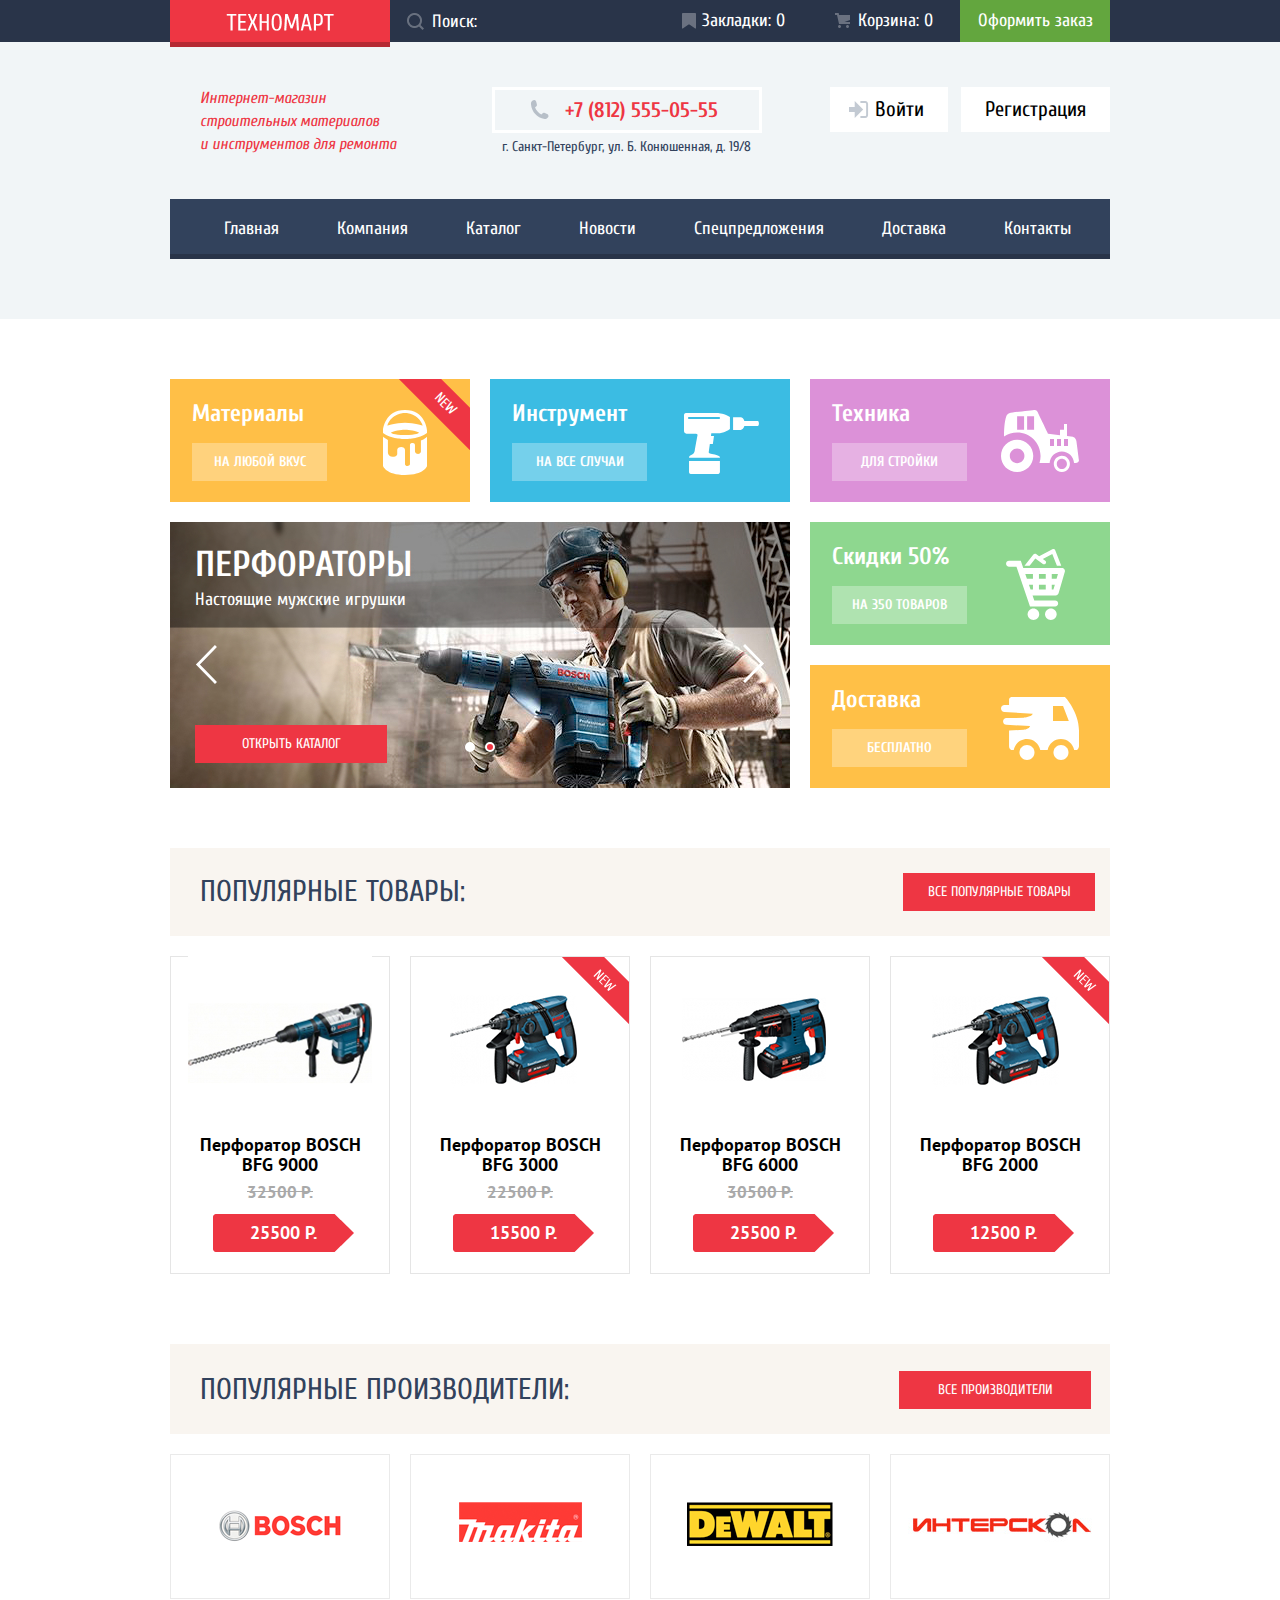
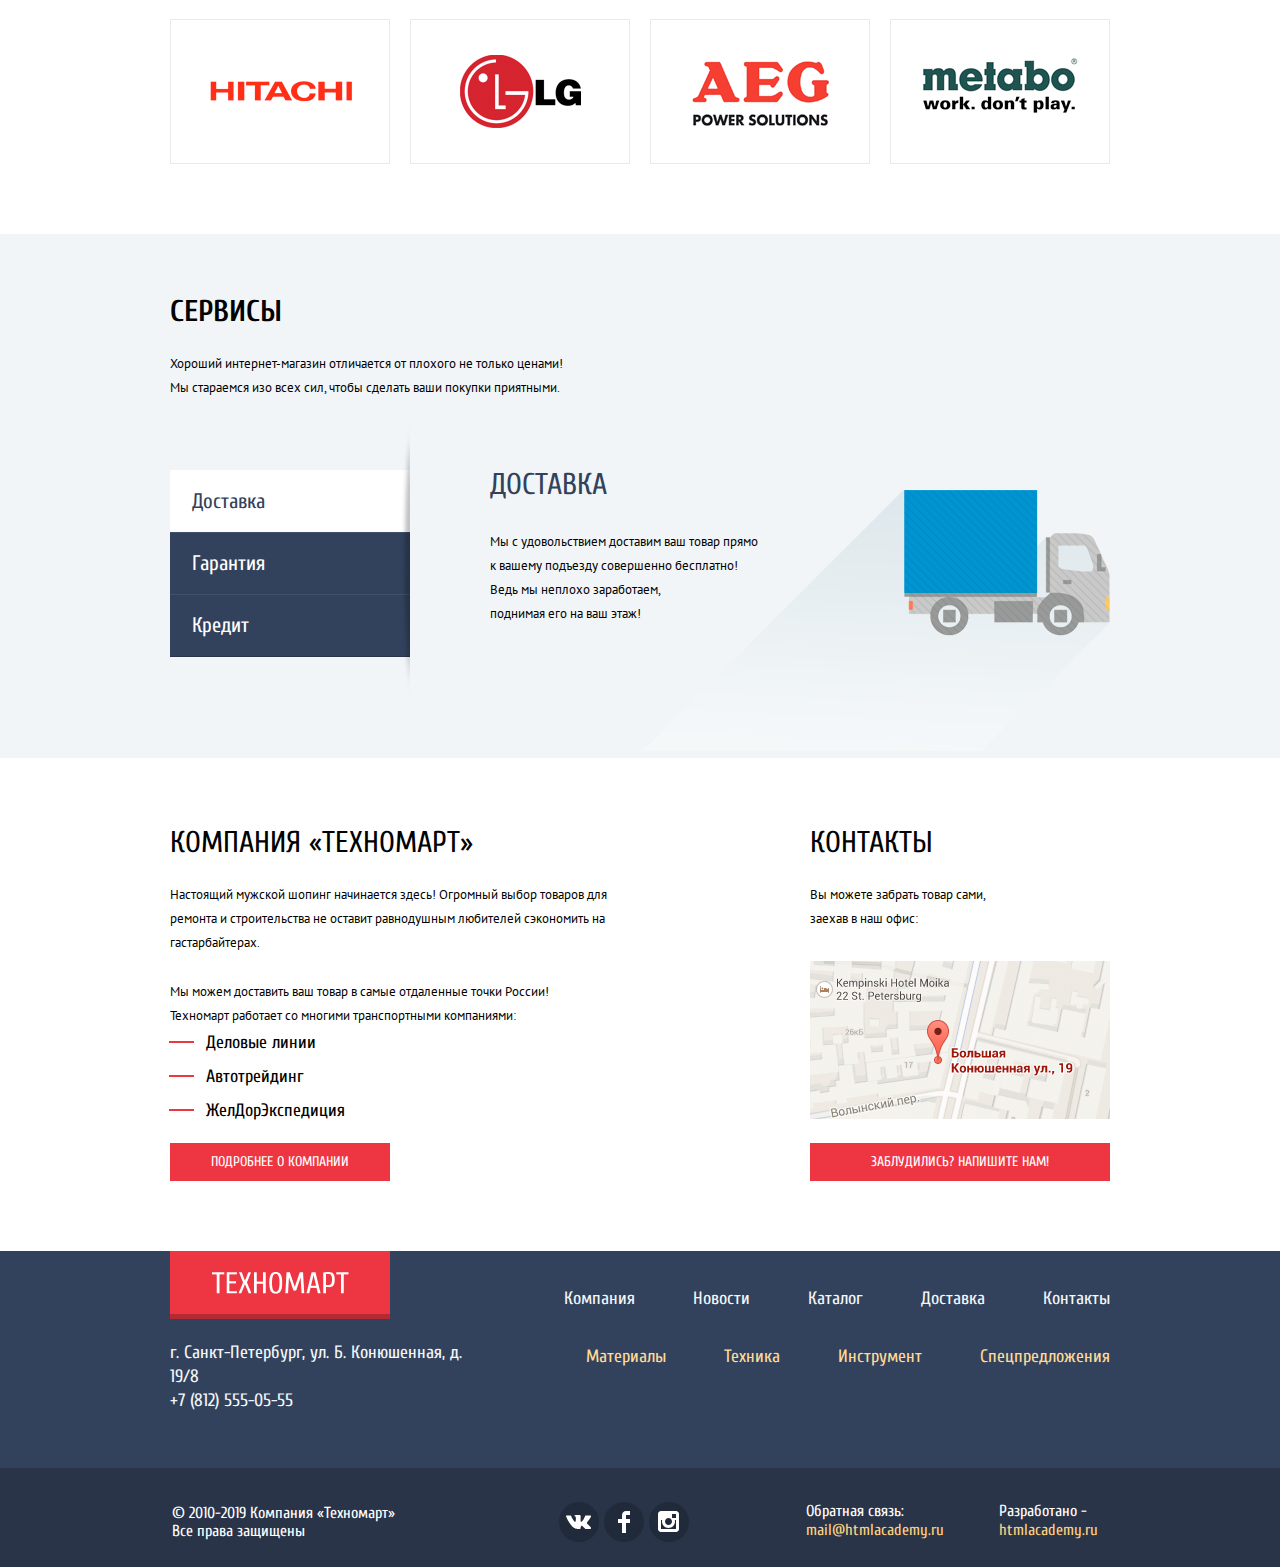
<file: index.html>
<!DOCTYPE html>
<html class="page" lang="ru">
  <head>
    <meta charset="utf-8">
    <title>Техномарт - Главная страница</title>
    <meta name="keywords" content="техномарт" />
    <meta name="description" content="Главная страница интернет-магазина Техномарт" />
    <link href="https://fonts.googleapis.com/css2?family=Cuprum:ital,wght@0,400;0,700;1,400&family=PT+Sans:ital,wght@0,400;0,700;1,400&display=swap" rel="stylesheet">
    <link rel="stylesheet" type="text/css" href="css/normalize.min.css">
    <link rel="stylesheet" type="text/css" href="css/style.min.css">
  </head>
  <body class="page-body">
    <header class="header">
      <div class="top-line">
        <ul class="container top-line-head">
          <li><a class="logo"><img src="img/logo-technomart.png" width="108" height="18" alt="Логотип компании в шапке сайта"></a></li>
          <li>
            <form action="https://echo.htmlacademy.ru/courses" method="get" class="search-form">
              <input type="search" class="top-line-search" name="search" placeholder="Поиск:" id="top-search">
              <label for="top-search" class="visually-hidden" aria-label="Поиск по сайту"></label>
            </form>
          </li>
          <li><a href="" class="top-link bookmark">Закладки: <span>0</span></a></li>
          <li><a href="" class="top-link cart">Корзина: <span>0</span></a></li>
          <li><a href="" class="top-link order">Оформить заказ</a></li>
        </ul>
      </div>
      <div class="container header-box">
        <div class="header-slogan">Интернет-магазин строительных материалов<br>и инструментов для ремонта</div>
        <div class="header-contact">
          <a href="tel:+78125550555">+7 (812) 555-05-55</a>
          г. Санкт-Петербург, ул. Б. Конюшенная, д. 19/8
        </div>
        <div class="header-login">
          <a href="enter.html" class="login-link">Войти</a>
          <a href="registration.html" class="registration-link">Регистрация</a>
        </div>
      </div>
      <nav class="container nav">
        <ul>
          <li><a href="">Главная</a></li>
          <li><a href="">Компания</a></li>
          <li><a href="catalog.html">Каталог</a></li>
          <li><a href="">Новости</a></li>
          <li><a href="">Спецпредложения</a></li>
          <li><a href="">Доставка</a></li>
          <li><a href="">Контакты</a></li>
        </ul>
      </nav>
    </header>
    <main>
      <div class="container main-promo">
        <section class="promo-puzzle">
          <h2 class="visually-hidden">Промо-блок</h2>
          <ul class="puzzle">
            <li class="materials">Материалы <a href="">На любой вкус</a><span class="new-bage">new</span></li>
            <li class="tool">Инструмент <a href="">На все случаи</a></li>
            <li class="tech">Техника <a href="">Для стройки</a></li>
            <li class="slider">
              <ul class="slider-list">
                <li class="slider-item slide slide-current">
                  <div class="slider-text">
                    <h3 class="slider-title">
                      Перфораторы
                    </h3>
                    <span class="slider-desc">
                      Настоящие мужские игрушки
                    </span>
                  </div>
                  <a href="catalog.html" class="button slider-button info-link">
                    Открыть каталог
                  </a>
                </li>
                <li class="slider-item slide">
                  <div class="slider-text">
                    <h3 class="slider-title">
                      Дрели
                    </h3>
                    <span class="slider-desc">
                      Соседям на радость
                    </span>
                  </div>
                  <a href="catalog.html" class="button slider-button info-link">
                    Открыть каталог
                  </a>
                </li>
              </ul>
              <div class="slider-controls">
                <button type="button" aria-label="Первый слайд"></button>
                <button class="current" type="button" aria-label="Второй слайд"></button>
              </div>
              <div class="slider-arrow">
                <button class="arrow-button" type="button" aria-label="Листать влево"></button>
                <button class="arrow-button" type="button" aria-label="Листать вправо"></button>
              </div>
            </li>
            <li class="sale">Скидки 50% <a href="">На 350 товаров</a></li>
            <li class="delivery">Доставка <a href="">Бесплатно</a></li>
          </ul>
        </section>
        <section class="popular-goods">
          <div class="head-main-section">
            <h2>Популярные товары:</h2>
            <a href="" class="info-link" tabindex="0">Все популярные товары</a>
          </div>
          <ul class="catalog">
            <li class="product">
              <div class="product-head">
                <div class="product-img product-img-alt-9000">
                 <img src="img/bfg9000.jpg" width="184" height="164" alt="Фото перфоратора">
                </div>
                <div class="product-action">
                  <a href="">Купить</a>
                  <a href="">В закладки</a>
                </div>
              </div>
              <div class="product-footer">
                <a href="" class="product-title">Перфоратор BOSCH BFG 9000</a>
                <span class="old-price">32500 Р.</span>
                <div class="actual-price">25500 Р.</div>
              </div>
            </li>
            <li class="product">
              <div class="product-head">
                <div class="product-img product-img-alt">
                  <img src="img/bfg3000.jpg" width="127" height="112" alt="Фото перфоратора">
                </div>
                <div class="product-action">
                  <a href="">Купить</a>
                  <a href="">В закладки</a>
                </div>
              </div>
              <div class="product-footer">
                <a href="" class="product-title">Перфоратор BOSCH BFG 3000</a>
                <span class="old-price">22500 Р.</span>
                <div class="actual-price">15500 Р.</div>
              </div>
              <div class="catalog-new"></div>
            </li>
            <li class="product">
              <div class="product-head">
                <div class="product-img product-img-alt">
                 <img src="img/bfg6000.jpg" width="144" height="128" alt="Фото перфоратора">
                </div>
                <div class="product-action">
                  <a href="">Купить</a>
                  <a href="">В закладки</a>
                </div>
              </div>
              <div class="product-footer">
                <a href="" class="product-title">Перфоратор BOSCH BFG 6000</a>
                <span class="old-price">30500 Р.</span>
                <div class="actual-price">25500 Р.</div>
              </div>
            </li>
            <li class="product">
              <div class="product-head">
                <div class="product-img">
                  <img src="img/bfg2000.jpg" width="127" height="112" alt="Фото перфоратора">
                </div>
                <div class="product-action">
                  <a href="">Купить</a>
                  <a href="">В закладки</a>
                </div>
              </div>
              <div class="product-footer">
                <a href="" class="product-title">Перфоратор BOSCH BFG 2000</a>
                <span class="old-price"></span>
                <div class="actual-price">12500 Р.</div>
              </div>
              <div class="catalog-new"></div>
            </li>
          </ul>
        </section>
         <section class="popular-brand">
          <div class="head-main-section">
            <h2>Популярные производители:</h2>
            <a href="" class="info-link" tabindex="0">Все производители</a>
          </div>
          <ul class="brand">
            <li class="brand-item"><a href=""><img src="img/bosch.png" width="126" height="37" alt="Bosch"></a></li>
            <li class="brand-item"><a href=""><img src="img/makita.png" width="123" height="40" alt="Makita"></a></li>
            <li class="brand-item"><a href=""><img src="img/dewalt.png" width="146" height="44" alt="Makita"></a></li>
            <li class="brand-item"><a href=""><img src="img/interskol.png" width="200" height="88" alt="Интерскол"></a></li>
            <li class="brand-item"><a href=""><img src="img/hitachi.png" width="169" height="31" alt="Hitachi"></a></li>
            <li class="brand-item"><a href=""><img src="img/lg.png" width="121" height="73" alt="LG"></a></li>
            <li class="brand-item"><a href=""><img src="img/aeg.png" width="151" height="96" alt="AEG"></a></li>
            <li class="brand-item"><a href=""><img src="img/metabo.png" width="204" height="69" alt="Metabo"></a></li>
          </ul>
        </section>
      </div>
      <div class="main-service">
        <section class="container">
          <h2>Сервисы</h2>
          <p>Хороший интернет-магазин отличается от плохого не только ценами!<br>Мы стараемся изо всех сил, чтобы сделать ваши покупки приятными.</p>
          <div class="tabs">
            <div class="tabs-service">
              <div class="tabs-box">
                <input name="service" type="radio" class="visually-hidden tabs-item" id="service1" value="service" checked><label class="tabs-label" for="service1" tabindex="0">Доставка</label>
                <div class="tabs-slide">
                  <h3>Доставка</h3>
                  <p>Мы с удовольствием доставим ваш товар прямо<br>к вашему подъезду совершенно бесплатно!<br>Ведь мы неплохо заработаем,<br>поднимая его на ваш этаж!</p>
                </div>
              </div>
              <div class="tabs-box">
                <input name="service" type="radio" class="visually-hidden tabs-item" id="service2" value="service"><label class="tabs-label" for="service2" tabindex="0">Гарантия</label>
                <div class="tabs-slide">
                  <h3>Гарантия</h3>
                  <p>Если купленный у нас товар поломается или заискрит,<br>а также в случае пожара, спровоцированного его<br>возгоранием,  вы всегда можете быть уверены в нашей<br>гарантии. Мы обменяем сгоревший товар на новый.<br>Дом уж восстановите как-нибудь сами.</p>
                </div>
              </div>
              <div class="tabs-box">
                <input name="service" type="radio" class="visually-hidden tabs-item" id="service3" value="service"><label class="tabs-label" for="service3" tabindex="0">Кредит</label>
                <div class="tabs-slide">
                  <h3>Кредит</h3>
                  <p>Залезть в долговую яму стало проще!<br>Кредитные консультанты придут вам на помощь.</p>
                  <p><a href="" class="info-link">Отправить заявку</a></p>
                </div>
              </div>
            </div>
          </div>
        </section>
      </div>
      <div class="container main-info">
        <section>
          <h2>Компания &laquo;Техномарт&raquo;</h2>
          <p>Настоящий мужской шопинг начинается здесь! Огромный выбор товаров для ремонта и строительства не оставит равнодушным любителей сэкономить на гастарбайтерах.
            <p>Мы можем доставить ваш товар в самые отдаленные точки России!<br>Техномарт работает со многими транспортными компаниями:</p>
          <ul class="transport">
            <li>Деловые линии</li>
            <li>Автотрейдинг</li>
            <li>ЖелДорЭкспедиция</li>
          </ul>
          <p><a href="#" class="info-link more-about">Подробнее о компании</a></p>
        </section>
        <section>
          <h2>Контакты</h2>
          <p>Вы можете забрать товар сами,<br/> заехав в наш офис:</p>
          <p><a href="/map.html"><img src="img/map-small.png" width="300" height="158" alt="Карта проезда" class="map-small"></a></p>
          <div class="popup big-map">
            <iframe src="https://www.google.com/maps/embed?pb=!1m18!1m12!1m3!1d1998.6002380339853!2d30.323233502434555!3d59.9387753716808!2m3!1f0!2f0!3f0!3m2!1i1024!2i768!4f13.1!3m3!1m2!1s0x4696310fca5ba729%3A0xea9c53d4493c879f!2z0JHQvtC70YzRiNCw0Y8g0JrQvtC90Y7RiNC10L3QvdCw0Y8g0YPQuy4sIDE5LCDQodCw0L3QutGCLdCf0LXRgtC10YDQsdGD0YDQsywg0KDQvtGB0YHQuNGPLCAxOTExODY!5e0!3m2!1sru!2sby!4v1592839190001!5m2!1sru!2sby" width="943" height="449" style="border:0;" allowfullscreen="" aria-hidden="false" tabindex="0"></iframe>
            <button type="button" name="close-big-map" class="popup-close"><img src="img/icon-close.svg" width="21" height="21" alt="Закрыть карту"></button>
          </div>
          <p><a href="write.html" class="info-link write">Заблудились? Напишите нам!</a></p>
          <div class="popup write-us">
            <form action="https://echo.htmlacademy.ru/courses" method="post" class="write-form">
                <div class="popup-write-box">
                  <label>Ваше имя:
                    <input type="text" name="name" class="name" placeholder="Имя Фамилия" required>
                  </label>
                  <label>Ваш e-mail:
                    <input type="email" name="email" class="email" placeholder="email@example.com" required>
                  </label>
                  <label>Тест письма:
                    <textarea rows="5" placeholder="В свободной форме" required></textarea>
                  </label>
                </div>
                <div class="popup-bottom">
                  <button type="submit" class="info-link" tabindex="0">Оформить заказ</button>
                </div>
            </form>
            <button type="button" name="close-write" class="popup-close"><img src="img/icon-close.svg" width="21" height="21" alt="Закрыть форму"></button>
          </div>
        </section>
      </div>
    </main>
    <footer class="footer">
      <div class="container footer-top">
        <div class="footer-left">
          <img src="img/logo-bottom.png" width="220" height="47" alt="Логотип компании в подвале сайта">
          г. Санкт-Петербург, ул. Б. Конюшенная, д. 19/8<br>
          <a href="tel:+78125550555">+7 (812) 555-05-55</a>
        </div>
        <div class="footer-right">
          <ul class="submenu-origin">
            <li><a href="">Компания</a></li>
            <li><a href="">Новости</a></li>
            <li><a href="catalog.html">Каталог</a></li>
            <li><a href="">Доставка</a></li>
            <li><a href="">Контакты</a></li>
          </ul>
          <ul class="submenu-gold">
            <li><a href="">Материалы</a></li>
            <li><a href="">Техника</a></li>
            <li><a href="">Инструмент</a></li>
            <li><a href="">Спецпредложения</a></li>
          </ul>
        </div>
      </div>
      <div class="footer-bottom">
        <div class="container footer-bottom-box">
          <div class="copyright">© 2010-2019 Компания &laquo;Техномарт&raquo;<br>Все права защищены</div>
          <div class="social">
            <a href="" aria-label="Вконтакте"></a>
            <a href="" aria-label="Facebook"></a>
            <a href="" aria-label="Instagram"></a>
          </div>
          <ul class="credit">
            <li>Обратная связь:<br><a href="mailto:mail@htmlacademy.ru">mail@htmlacademy.ru</a></li>
            <li>Разработано -<br><a href="https://htmlacademy.ru/intensive/htmlcss" target="_blank">htmlacademy.ru</a></li>
          </ul>
        </div>
      </div>
    </footer>
    <script type="text/javascript" src="js/script.min.js"></script>
  </body>
</html>
</file>
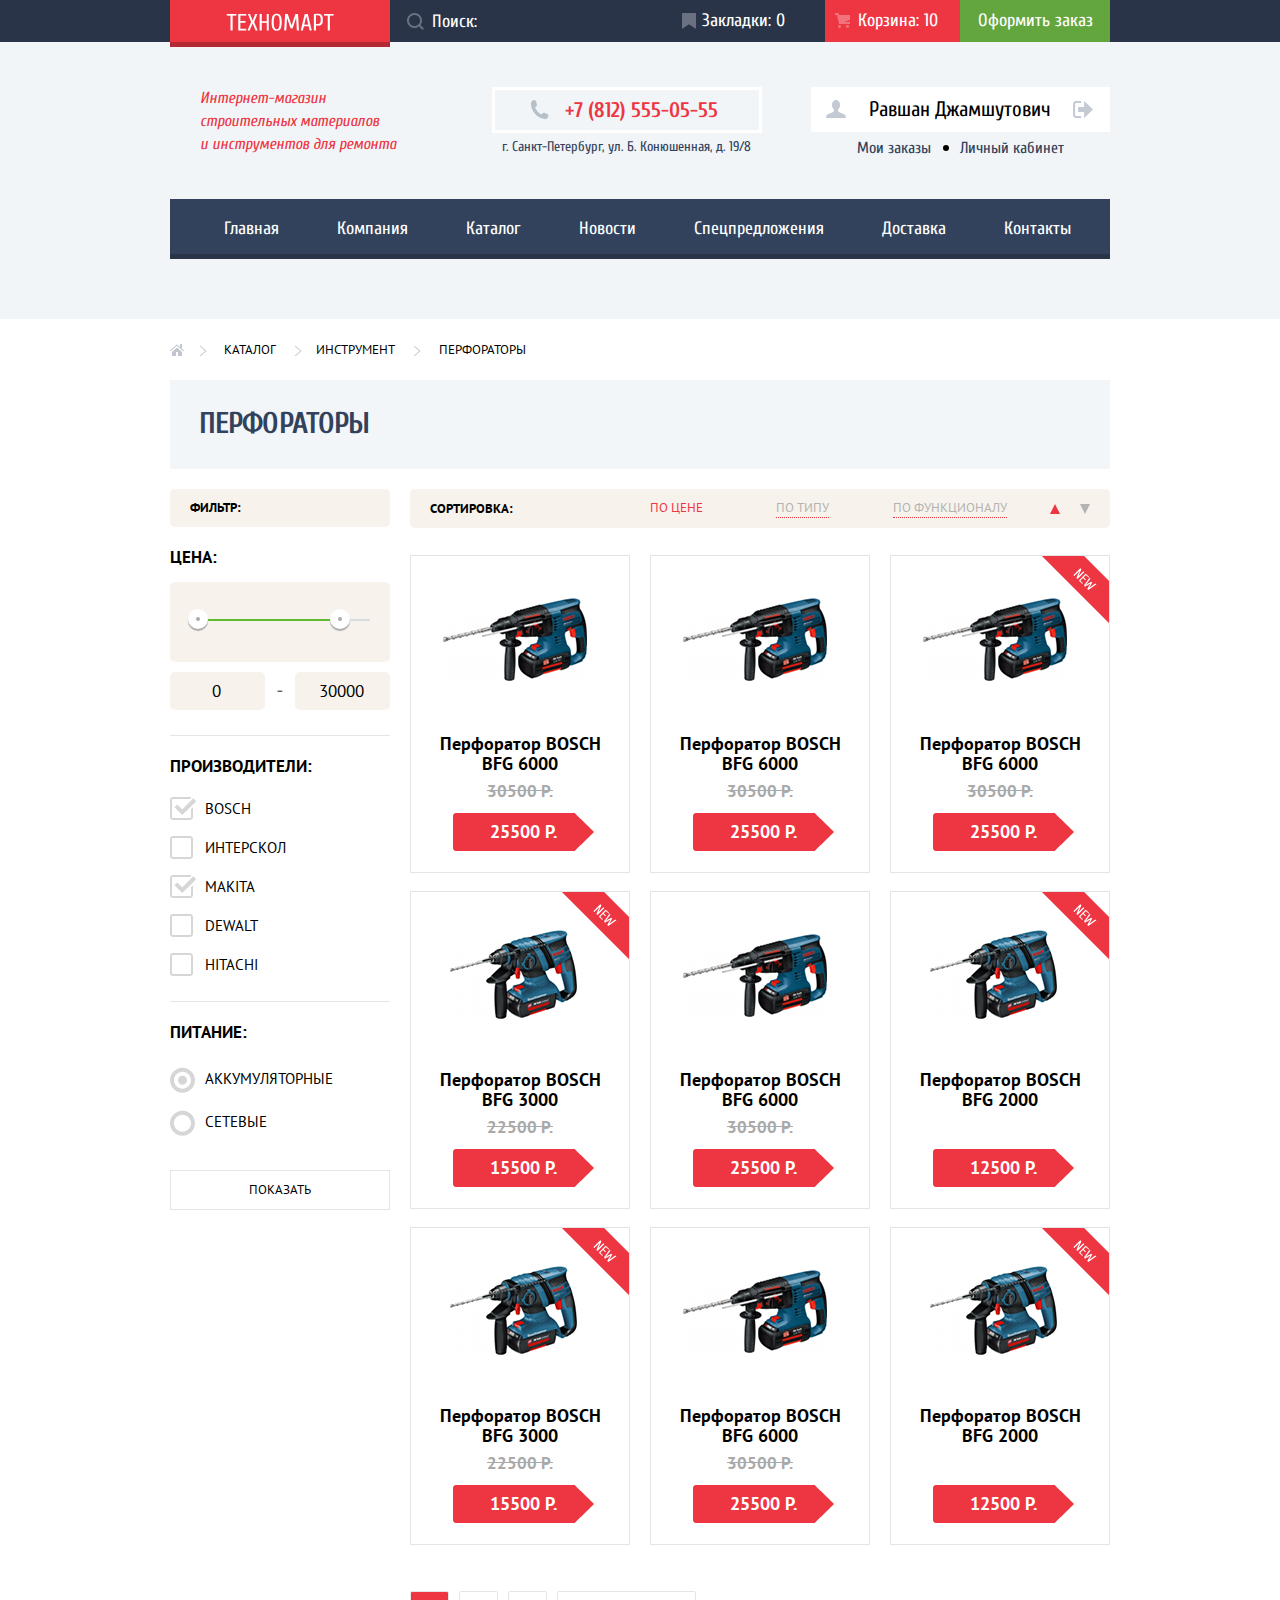
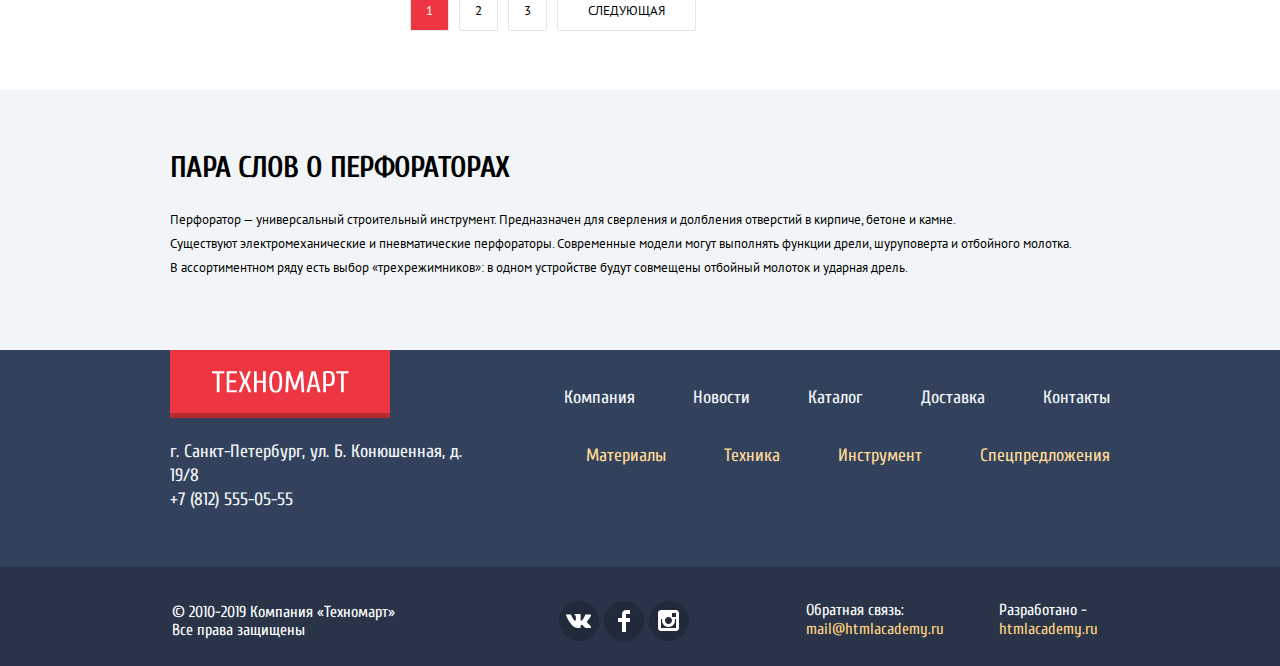
<file: catalog.html>
<!DOCTYPE html>
<html lang="ru">
<head>
  <meta charset="utf-8">
  <title>Перфораторы - каталог магазина Техномарт</title>
  <meta name="keywords" content="перфораторы" />
  <meta name="description" content="Список перфораторов, которые вы можете купить в интернет-магазине Техномарт с доставкой по всей территории Российской Федерации" />
  <link href="https://fonts.googleapis.com/css2?family=Cuprum:ital,wght@0,400;0,700;1,400&family=PT+Sans:ital,wght@0,400;0,700;1,400&display=swap" rel="stylesheet">
  <link rel="stylesheet" type="text/css" href="css/normalize.min.css">
  <link rel="stylesheet" type="text/css" href="css/style.min.css">
</head>
<body>
  <header class="header">
    <div class="top-line">
      <ul class="container top-line-head">
        <li>
          <a class="logo" href="index.html">
            <img src="img/logo-technomart.png" width="108" height="18" alt="Логотип компании в шапке сайта"></a>
        </li>
        <li>
          <form action="https://echo.htmlacademy.ru/courses" method="get" class="search-form">
            <input type="search" class="top-line-search" name="search" placeholder="Поиск:" id="top-search">
            <label for="top-search" class="visually-hidden" aria-label="Поиск по сайту"></label>
          </form>
        </li>
        <li>
          <a href="" class="top-link bookmark">
            Закладки:
            <span>0</span>
          </a>
        </li>
        <li>
          <a href="" class="top-link cart cart-with-goods">
            Корзина:
            <span>10</span>
          </a>
        </li>
        <li>
          <a href="" class="top-link order">Оформить заказ</a>
        </li>
      </ul>
    </div>
    <div class="container header-box">
      <div class="header-slogan">
        Интернет-магазин строительных материалов
        <br>и инструментов для ремонта</div>
      <div class="header-contact">
        <a href="tel:+78125550555">+7 (812) 555-05-55</a>
        г. Санкт-Петербург, ул. Б. Конюшенная, д. 19/8
      </div>
      <div class="header-account">
        <div class="header-name">
          <a href="profile.html" class="accont-name">
            Равшан Джамшутович
          </a>
          <a href="exit.html" class="exit-account" aria-label="Выход из аккаунта"></a>
        </div>
        <div class="account-link">
          <a href="" class="first">Мои заказы</a>
          <div class="dotted"></div>
          <a href="">Личный кабинет</a>
        </div>
      </div>
    </div>
    <nav class="container nav">
      <ul>
        <li>
          <a href="index.html">Главная</a>
        </li>
        <li>
          <a href="">Компания</a>
        </li>
        <li>
          <a href="catalog.html">Каталог</a>
        </li>
        <li>
          <a href="">Новости</a>
        </li>
        <li>
          <a href="">Спецпредложения</a>
        </li>
        <li>
          <a href="">Доставка</a>
        </li>
        <li>
          <a href="">Контакты</a>
        </li>
      </ul>
    </nav>
  </header>
  <main>
    <div class="container wrap">
      <nav>
        <ul class="breadcrumbs">
          <li>
            <a href="index.html" aria-label="Главная" class="home"></a>
          </li>
          <li>
            <a href="catalog.html">Каталог</a>
          </li>
          <li>
            <a href="">Инструмент</a>
          </li>
          <li>Перфораторы</li>
        </ul>
      </nav>
      <section class="inner">
        <h1 class="catalog-title">Перфораторы</h1>
        <aside class="side-filter">
          <h2>Фильтр:</h2>
          <form action="https://echo.htmlacademy.ru/courses" method="get" class="form-filter">
            <div class="widget">
              <span class="widget-title">Цена:</span>
              <div class="range-filter">
                <div class="range-controls">
                  <div class="scale">
                    <div class="bar"></div>
                  </div>
                  <div class="toggle toggle-min" tabindex="0" aria-label="Цена от"></div>
                  <div class="toggle toggle-max" tabindex="0" aria-label="Цена до"></div>
                </div>
                <div class="price-controls">
                  <label class="min-price">
                    <input type="number" name="min-price" value="0" aria-label="Цена от">
                  </label>
                  <div class="separator">-</div>
                  <label class="max-price">
                    <input type="number" name="max-price" value="30000" aria-label="Цена до">
                  </label>
                </div>
              </div>
            </div>
            <div class="widget">
              <span class="widget-title">Производители:</span>
              <ul>
                <li class="filter-option filter-checkbox">
                  <input type="checkbox" name="bosch" id="brandCheck1" class="visually-hidden filter-input-checkbox filter-input" checked>
                  <label for="brandCheck1">BOSCH</label>
                </li>
                <li class="filter-option filter-checkbox">
                  <input type="checkbox" name="interskol" id="brandCheck2" class="visually-hidden filter-input-checkbox filter-input">
                  <label for="brandCheck2">Интерскол</label>
                </li>
                <li class="filter-option filter-checkbox">
                  <input type="checkbox" name="makita" id="brandCheck3" class="visually-hidden filter-input-checkbox filter-input" checked>
                  <label for="brandCheck3">Makita</label>
                </li>
                <li class="filter-option filter-checkbox">
                  <input type="checkbox" name="dewalt" id="brandCheck4" class="visually-hidden filter-input-checkbox filter-input">
                  <label for="brandCheck4">Dewalt</label>
                </li>
                <li class="filter-option filter-checkbox">
                  <input type="checkbox" name="hitachi" id="brandCheck5" class="visually-hidden filter-input-checkbox filter-input">
                  <label for="brandCheck5">Hitachi</label>
                </li>
              </ul>
            </div>
            <div class="widget">
              <span class="widget-title">Питание:</span>
              <ul>
                <li class="filter-option filter-radio">
                  <input type="radio" name="pitanie" value="akkum" id="akkumPower" class="visually-hidden filter-input-radio filter-input" checked>
                  <label for="akkumPower">Аккумуляторные</label>
                </li>
                <li class="filter-option filter-radio">
                  <input type="radio" name="pitanie" value="setevoe" id="setevoePower" class="visually-hidden filter-input-radio filter-input">
                  <label for="setevoePower">Сетевые</label>
                </li>
              </ul>
            </div>
            <button type="submit">Показать</button>
          </form>
        </aside>
        <div class="content">
          <div class="sort">
            <h2>Сортировка:</h2>
            <div class="sort-by">
              <form action="https://echo.htmlacademy.ru/courses" method="get" class="sort-filter">
                <input type="radio" name="sort" value="cena" id="sort-cena" class="visually-hidden" checked>
                <label class="sort-label" for="sort-cena" tabindex="0">По цене</label>
                <input type="radio" name="sort" value="type" id="sort-type" class="visually-hidden">
                <label class="sort-label" for="sort-type" tabindex="0">По типу</label>
                <input type="radio" name="sort" value="functionality" id="sort-functionality" class="visually-hidden">
                <label class="sort-label" for="sort-functionality" tabindex="0">По функционалу</label>
                <div class="sort-direction">
                  <input type="radio" name="sort-direction" value="up" id="sort-up" class="visually-hidden" checked>
                  <label class="direction" for="sort-up" tabindex="0" aria-label="По возрастанию"></label>
                  <input type="radio" name="sort-direction" value="down" id="sort-down" class="visually-hidden">
                  <label class="direction" for="sort-down" tabindex="0" aria-label="По убыванию"></label>
                </div>
              </form>
            </div>
          </div>
          <ul class="catalog">
            <li class="product">
              <div class="product-head">
                <div class="product-img">
                 <img src="img/bfg6000.jpg" width="144" height="128" alt="Фото перфоратора">
                </div>
                <div class="product-action">
                  <a href="buy.html" class="buy-button">Купить</a>
                  <a href="">В закладки</a>
                </div>
              </div>
              <div class="product-footer">
                <a href="" class="product-title">Перфоратор BOSCH BFG 6000</a>
                <span class="old-price">30500 Р.</span>
                <div class="actual-price">25500 Р.</div>
              </div>
            </li>
            <li class="product">
              <div class="product-head">
                <div class="product-img">
                 <img src="img/bfg6000.jpg" width="144" height="128" alt="Фото перфоратора">
                </div>
                <div class="product-action">
                  <a href="buy.html" class="buy-button">Купить</a>
                  <a href="">В закладки</a>
                </div>
              </div>
              <div class="product-footer">
                <a href="" class="product-title">Перфоратор BOSCH BFG 6000</a>
                <span class="old-price">30500 Р.</span>
                <div class="actual-price">25500 Р.</div>
              </div>
            </li>
            <li class="product">
              <div class="product-head">
                <div class="product-img">
                 <img src="img/bfg6000.jpg" width="144" height="128" alt="Фото перфоратора">
                </div>
                <div class="product-action">
                  <a href="buy.html" class="buy-button">Купить</a>
                  <a href="">В закладки</a>
                </div>
              </div>
              <div class="product-footer">
                <a href="" class="product-title">Перфоратор BOSCH BFG 6000</a>
                <span class="old-price">30500 Р.</span>
                <div class="actual-price">25500 Р.</div>
              </div>
              <div class="catalog-new"></div>
            </li>
            <li class="product">
              <div class="product-head">
                <div class="product-img product-img-alt">
                  <img src="img/bfg3000.jpg" width="127" height="112" alt="Фото перфоратора">
                </div>
                <div class="product-action">
                  <a href="buy.html" class="buy-button">Купить</a>
                  <a href="">В закладки</a>
                </div>
              </div>
              <div class="product-footer">
                <a href="" class="product-title">Перфоратор BOSCH BFG 3000</a>
                <span class="old-price">22500 Р.</span>
                <div class="actual-price">15500 Р.</div>
              </div>
              <div class="catalog-new"></div>
            </li>
            <li class="product">
              <div class="product-head">
                <div class="product-img">
                  <img src="img/bfg6000.jpg" width="144" height="128" alt="Фото перфоратора">
                </div>
                <div class="product-action">
                  <a href="buy.html" class="buy-button">Купить</a>
                  <a href="">В закладки</a>
                </div>
              </div>
              <div class="product-footer">
                <a href="" class="product-title">Перфоратор BOSCH BFG 6000</a>
                <span class="old-price">30500 Р.</span>
                <div class="actual-price">25500 Р.</div>
              </div>
            </li>
            <li class="product">
              <div class="product-head">
                <div class="product-img product-img-alt">
                  <img src="img/bfg2000.jpg" width="127" height="112" alt="Фото перфоратора">
                </div>
                <div class="product-action">
                  <a href="buy.html" class="buy-button">Купить</a>
                  <a href="">В закладки</a>
                </div>
              </div>
              <div class="product-footer">
                <a href="" class="product-title">Перфоратор BOSCH BFG 2000</a>
                <span class="old-price"></span>
                <div class="actual-price">12500 Р.</div>
              </div>
              <div class="catalog-new"></div>
            </li>
            <li class="product">
              <div class="product-head">
                <div class="product-img product-img-alt">
                  <img src="img/bfg3000.jpg" width="127" height="112" alt="Фото перфоратора">
                </div>
                <div class="product-action">
                  <a href="buy.html" class="buy-button">Купить</a>
                  <a href="">В закладки</a>
                </div>
              </div>
              <div class="product-footer">
                <a href="" class="product-title">Перфоратор BOSCH BFG 3000</a>
                <span class="old-price">22500 Р.</span>
                <div class="actual-price">15500 Р.</div>
              </div>
              <div class="catalog-new"></div>
            </li>
            <li class="product">
              <div class="product-head">
                <div class="product-img">
                  <img src="img/bfg6000.jpg" width="144" height="128" alt="Фото перфоратора">
                </div>
                <div class="product-action">
                  <a href="buy.html" class="buy-button">Купить</a>
                  <a href="">В закладки</a>
                </div>
              </div>
              <div class="product-footer">
                <a href="" class="product-title">Перфоратор BOSCH BFG 6000</a>
                <span class="old-price">30500 Р.</span>
                <div class="actual-price">25500 Р.</div>
              </div>
            </li>
            <li class="product">
              <div class="product-head">
                <div class="product-img product-img-alt">
                  <img src="img/bfg2000.jpg" width="127" height="112" alt="Фото перфоратора">
                </div>
                <div class="product-action">
                  <a href="buy.html" class="buy-button">Купить</a>
                  <a href="">В закладки</a>
                </div>
              </div>
              <div class="product-footer">
                <a href="" class="product-title">Перфоратор BOSCH BFG 2000</a>
                <span class="old-price"></span>
                <div class="actual-price">12500 Р.</div>
              </div>
              <div class="catalog-new"></div>
            </li>
          </ul>
          <div class="pagination">
            <ul>
              <li><a href="" class="current">1</a></li>
              <li><a href="">2</a></li>
              <li><a href="">3</a></li>
              <li><a href="" class="pagination-next">Следующая</a></li>
            </ul>
          </div>
        </div>
      </section>
    </div>
    <div class="catalog-description">
        <section class="container">
          <h2>ПАРА СЛОВ О ПЕРФОРАТОРАХ</h2>
          <p>Перфоратор — универсальный строительный инструмент. Предназначен для сверления и долбления отверстий в кирпиче, бетоне и камне.<br>Существуют электромеханические и пневматические перфораторы. Современные модели могут выполнять функции дрели, шуруповерта и отбойного молотка.<br>В ассортиментном ряду есть выбор «трехрежимников»: в одном устройстве будут совмещены отбойный молоток и ударная дрель.</p>
        </section>
      </div>
  </main>
  <footer class="footer">
    <div class="container footer-top">
      <div class="footer-left">
        <img src="img/logo-bottom.png" width="220" height="47" alt="Логотип компании в подвале сайта">
        г. Санкт-Петербург, ул. Б. Конюшенная, д. 19/8
        <br>
        <a href="tel:+78125550555">+7 (812) 555-05-55</a>
      </div>
      <div class="footer-right">
        <ul class="submenu-origin">
          <li>
            <a href="">Компания</a>
          </li>
          <li>
            <a href="">Новости</a>
          </li>
          <li>
            <a href="catalog.html">Каталог</a>
          </li>
          <li>
            <a href="">Доставка</a>
          </li>
          <li>
            <a href="">Контакты</a>
          </li>
        </ul>
        <ul class="submenu-gold">
          <li>
            <a href="">Материалы</a>
          </li>
          <li>
            <a href="">Техника</a>
          </li>
          <li>
            <a href="">Инструмент</a>
          </li>
          <li>
            <a href="">Спецпредложения</a>
          </li>
        </ul>
      </div>
    </div>
    <div class="footer-bottom">
      <div class="container footer-bottom-box">
        <div class="copyright">
          © 2010-2019 Компания &laquo;Техномарт&raquo;
          <br>Все права защищены</div>
        <div class="social">
          <a href="" aria-label="Вконтакте"></a>
          <a href="" aria-label="Facebook"></a>
          <a href="" aria-label="Instagram"></a>
        </div>
        <ul class="credit">
          <li>
            Обратная связь:
            <br>
            <a href="mailto:mail@htmlacademy.ru">mail@htmlacademy.ru</a>
          </li>
          <li>
            Разработано -
            <br>
            <a href="https://htmlacademy.ru/intensive/htmlcss" target="_blank">htmlacademy.ru</a>
          </li>
        </ul>
      </div>
    </div>
  </footer>
  <div class="popup cart-add">
    <div class="cart-text">
      Товар добавлен в корзину!
    </div>
    <div class="popup-bottom">
      <div class="cart-add-box">
        <a href="#" class="info-link">Оформить заказ</a>
        <button type="button" name="continue-cart">Продолжить покупки</button>
      </div>
    </div>
    <button type="button" name="close-cart" class="popup-close">
      <img src="img/icon-close.svg" width="21" height="21" alt="Закрыть форму"></button>
  </div>
  <script type="text/javascript" src="js/script.min.js"></script>
</body>
</html>
</file>
<file: css/style.min.css>
:root{--basic-black:#000;--basic-red:#EE3643;--basic-green-dark:#518534;--basic-green:#63A63E;--basic-semi-grey-dark:#212A3A;--basic-grey-dark:#293449;--basic-grey-light-dark:#32425C;--basic-grey:#3D546F;--basic-grey-semi-light:#405069;--basic-grey-semi-semi-light:#D7DCDE;--basic-grey-light:#C5C5C5;--basic-grey-super-light:#e5e5e5;--basic-grey-extra-ligh:#EAEAEA;--basic-background-dark:#F7F3EC;--basic-background:#F1F5F7;--basic-background-semi-light:#F2F6F8;--basic-background-light:#F3F7F9;--basic-background-extra-light:#f4f4f4;--basic-white:#FFF;--basic-brown:#444;--special-ylellow:#FFBF47;--special-yellowsemilight:#FFC047;--special-yellowlight:#FFD180;--special-yellowextralight:#FFDA96;--special-blue:#3BBCE3;--special-lilac:#DC91D8;--special-greenlight:#8ED78F;--success:#5FBB2D;--warning:#FFBF47;--error:#BA2732;--half-white:rgba(255,255,255,0.5);--half-black:rgba(0,0,0,0.1);--section-h2:#F9F5F0;--old-price:#A9A9A9;--toggle-background:#ababab;--03-black:#b3b3b3}body{font-family:'Cuprum',Arial,sans-serif;width:100%;margin:0;padding:0;background-color:var(--basic-white,#fff);font-size:18px;line-height:24px;font-weight:400;color:var(--basic-black)}a{text-decoration:none}img{max-width:100%;height:auto}*,::before,::after{box-sizing:border-box}.visually-hidden:not(:focus):not(:active),input[type="checkbox"].visually-hidden,input[type="radio"].visually-hidden{position:absolute;width:1px;height:1px;margin:-1px;border:0;padding:0;white-space:nowrap;clip-path:inset(100%);clip:rect(0 0 0 0);overflow:hidden}.container{width:940px;margin:0 auto}.page{height:100%}.page-body{min-height:100%;display:grid;grid-template-rows:min-content 1fr min-content;align-content:start}.header{background-color:var(--basic-background,#F1F5F7);padding:0 0 60px}.top-line{background-color:var(--basic-grey-dark,#293449);padding:0 10px;color:var(--basic-white);height:42px}.top-line a{color:var(--basic-white)}.top-line-head{list-style:none;padding:0;display:flex;flex-direction:row;flex-wrap:nowrap;align-items:center;justify-content:space-between}.top-line-head li{height:42px;line-height:42px}.top-line-head li:nth-child(2){flex-grow:1}.top-line a.logo{display:block;width:220px;height:47px;text-align:center;line-height:52px;background-color:var(--basic-red,#EE3643);box-shadow:inset 0 -5px 0 rgba(0,0,0,0.24)}.top-line a.logo:active{background-color:var(--error,#BA2732)}.top-line-search{width:100%;height:42px;border:none;background-image:url(../img/icon-search-grey.png);background-repeat:no-repeat;background-position:17px center;color:var(--basic-white,#fff);padding-left:42px;background-color:var(--basic-grey-dark,#293449)}.top-line-search::placeholder{color:var(--basic-white,#fff)}.top-line-search:hover{background-image:url(../img/icon-search-white.png)}.top-line-search:focus{background-color:var(--basic-white,#fff);background-image:url(../img/icon-search-red.png);color:var(--basic-black,#000);outline:0}.top-line .top-link{display:block;position:relative}.top-line .top-link:active{color:var(--half-white,rgba(255,255,255,0.5))}.bookmark:active,.cart:active{background:var(--basic-black,#000)}.bookmark::before,.cart::before{position:absolute;content:"";background-repeat:no-repeat;background-position:0 0;opacity:.3}.bookmark{padding:0 40px}.bookmark::before{background-image:url(../img/icon-bookmark.svg);width:14px;height:16px;top:13px;left:20px}.cart{padding:0 0 0 33px;width:135px}.cart::before{background-image:url(../img/icon-cart.svg);width:15px;height:15px;top:13px;left:10px}.cart-with-goods{background-color:var(--basic-red)}.bookmark:hover::before,.cart:hover::before{opacity:1}.order{background-color:var(--basic-green,#63A63E);width:150px;text-align:center}.header-box{padding:45px 0 40px;display:flex;flex-direction:row;flex-wrap:nowrap;align-items:start;justify-content:space-between}.header-slogan{font-style:italic;font-size:16px;line-height:23px;color:var(--basic-red,#EE3643);width:197px;margin-left:30px}.header-contact{font-size:14px;line-height:24px;color:var(--basic-grey-light-dark,#32425C);width:270px;text-align:center;margin:0 0 0 45px}.header-contact a{color:var(--basic-red,#EE3643);font-weight:700;font-size:21px;line-height:30px;padding:5px 4px 5px 70px;border:3px solid var(--basic-white,#fff);background-color:var(--basic-background-lignt);display:block;position:relative;text-align:left;margin-bottom:2px}.header-contact a:before{content:"";position:absolute;background-image:url(../img/icon-phone.svg);width:19px;height:19px;left:35px;top:10px}.header-login{width:299px;display:flex;flex-direction:row;flex-wrap:nowrap;justify-content:flex-end}.header-login a{background-color:var(--basic-white,#fff);padding:0 24px;position:relative;font-size:21px;line-height:45px;color:var(--basic-black);display:inline-block;vertical-align:middle}.header-login a:hover{color:var(--basic-red)}.header-login a:active{color:var(--basic-grey-light)}a.login-link{padding-left:45px;margin-right:13px}.login-link::before{content:"";position:absolute;background-image:url(../img/icon-login-dark.svg);width:20px;height:17px;top:14px;left:19px;opacity:.3}.login-link:hover::before{opacity:1}.login-link:active::before{opacity:.3}.header-account{text-align:center;width:299px}.header-name{font-size:21px;line-height:21px;background-color:var(--basic-white);padding:12px 57px 12px 56px;position:relative}.account-link{display:flex;flex-direction:row;flex-wrap:nowrap;align-items:center;justify-content:space-evenly;margin:7px auto 0;width:230px}.account-link a{font-size:16px;line-height:18px;color:var(--basic-grey-light-dark);margin:0 6px}.account-link a:hover{color:var(--basic-red)}.account-link .dotted{background-color:var(--basic-black);width:6px;height:6px;border-radius:50%}a.exit-account{content:"";position:absolute;width:20px;height:17px;background-image:url(../img/icon-logout.svg);background-repeat:no-repeat;background-position:0 0;background-color:inherit;top:14px;right:17px;border:none;cursor:pointer;opacity:.3}a.accont-name{color:var(--basic-black)}a.accont-name::before{content:"";position:absolute;background-image:url(../img/icon-user.svg);background-repeat:no-repeat;background-position:0 0;width:20px;height:18px;top:13px;left:15px;opacity:.3}a.accont-name:hover::before,a.exit-account:hover{opacity:1}.header-name:active,.account-link a:active,a.accont-name:active{color:var(--basic-grey-light)}a.accont-name:active::before{opacity:.3}.nav ul{padding:0 25px;margin:0;list-style:none;display:flex;flex-direction:row;flex-wrap:nowrap;align-items:center;justify-content:space-between;background-color:var(--basic-grey-light-dark);box-shadow:inset 0 -5px 0 var(--basic-grey-dark)}.nav a{color:var(--basic-white);padding:0 29px;display:block;line-height:60px}.nav a:hover{background-color:var(--basic-grey-dark)}.nav a:active{color:var(--basic-grey-light)}.promo-puzzle{margin:60px 0}ul.puzzle{padding:0;margin:0;list-style:none;display:grid;grid-template-columns:repeat(3,1fr);grid-gap:20px;grid-auto-flow:dense}ul.puzzle li{width:300px;height:123px;color:var(--basic-white);position:relative;padding:20px 20px 20px 22px;font-weight:700;font-size:24px;line-height:30px;overflow:hidden;background-repeat:no-repeat}ul.puzzle li.materials{background-color:var(--special-ylellow);background-image:url(../img/icon-1.svg);background-position:213px 31px}ul.puzzle li.tool{background-color:var(--special-blue);background-image:url(../img/icon-2.svg);background-position:194px 34px}ul.puzzle li.tech{background-color:var(--special-lilac);background-image:url(../img/icon-3.svg);background-position:191px 31px}ul.puzzle li.sale{background-color:var(--special-greenlight);background-image:url(../img/icon-4.svg);background-position:196px 26px}ul.puzzle li.delivery{background-color:var(--special-yellowsemilight);background-image:url(../img/icon-5.svg);background-position:191px 32px}ul.puzzle a:not(.slider-button){background-image:url(../img/btn-background.png);width:135px;font-size:14px;line-height:38px;text-align:center;display:block;color:var(--basic-white);text-transform:uppercase;margin-top:14px}.slide{display:none}.slide-current{display:block}ul.puzzle li.slider{width:620px;height:266px;grid-column:span 2;grid-row:span 2;position:relative;padding:0}ul.slider-list{padding:0;margin:0;list-style:none}ul.slider-list li.slider-item{width:620px;height:266px;padding:0;background-color:var(--basic-grey-light)}li.slider-item:first-child{background-image:url(../img/perforatory.jpg)}li.slider-item:nth-child(2){background-image:url(../img/dreli.jpg)}.slider-text{background:rgba(0,0,0,0.25);padding:25px 25px 15px}.slider-text h3{margin:0;font-weight:700;font-size:36px;line-height:36px;text-transform:uppercase}.slider-text span{font-size:18px;line-height:24px;font-weight:400}a.slider-button{width:192px;line-height:38px;font-weight:400;font-size:14px;text-transform:uppercase;position:absolute;bottom:25px;left:25px;display:block;z-index:1}.slider-controls{position:absolute;left:0;right:0;bottom:36px;display:flex;flex-direction:row;justify-content:center;align-items:center}.slider-controls button{width:10px;height:10px;border:2px solid var(--basic-white);background-color:var(--basic-white);border-radius:50%;padding:0;margin:0 5px;cursor:pointer}.slider-controls .current{background-color:var(--basic-red)}.slider-arrow{position:absolute;top:122px;left:25px;width:570px;display:flex;flex-wrap:nowrap;flex-direction:row;justify-content:space-between}.slider-arrow button{background:none;border:none;padding:0;margin:0;height:40px;width:22px;background-repeat:no-repeat;cursor:pointer}.slider-arrow button:first-child{background-image:url(../img/icon-left.svg)}.slider-arrow button:last-child{background-image:url(../img/icon-right.svg)}span.new-bage{position:absolute;right:-25px;top:10px;background-color:var(--basic-red);transform:rotate(45deg);font-size:14px;line-height:30px;text-transform:uppercase;width:100px;text-align:center;font-weight:400}.popular-goods{margin-bottom:70px}.popular-brand{margin-bottom:50px}.head-main-section{background-color:var(--section-h2);display:flex;flex-direction:row;justify-content:space-between;align-items:center;padding:25px 15px 25px 30px;margin-bottom:20px;flex-wrap:wrap}.popular-brand .head-main-section{padding:27px 19px 25px 30px}.head-main-section h2{padding:0;margin:0;font-weight:400;font-size:30px;line-height:30px;text-transform:uppercase;color:var(--basic-grey-light-dark)}.head-main-section a{font-size:14px;width:192px;display:flex;justify-content:center}ul.brand{padding:0;margin:0;list-style:none;display:flex;flex-direction:row;flex-wrap:wrap;justify-content:space-between;align-items:center}ul.brand li{border:1px solid var(--basic-grey-extra-ligh);width:220px;height:145px;margin:0 0 20px;display:flex;flex-direction:row;flex-wrap:nowrap;align-items:center;justify-content:center}ul.brand img{display:block}li.brand-item:nth-of-type(2) a{margin-top:-10px}li.brand-item:nth-of-type(3) a{margin-top:-5px}li.brand-item:nth-of-type(4) a{margin-top:-15px}li.brand-item:nth-of-type(5) a{margin-left:5px}li.brand-item:last-of-type a{margin-top:-13px}.main-service{background-color:var(--basic-background);padding:38px 0 102px}.main-service h2{font-size:30px;line-height:30px;text-transform:uppercase}.main-service p{font-family:'PT Sans',Arial,sans-serif;font-size:13px;line-height:24px}.tabs{margin-top:70px;display:flex;flex-direction:row;flex-wrap:nowrap;justify-content:start;align-items:start}.tabs-service{display:flex;flex-direction:column;position:relative}.tabs-service::after{content:'';background-image:url(../img/service-shadow.png);background-position:center center;width:10px;height:279px;position:absolute;top:-50px;right:0}.tabs-box{display:flex;flex-direction:row}.tabs-label{width:240px;font-size:21px;line-height:30px;padding:16px 22px;box-shadow:0 1px 0 var(--basic-grey-dark),inset 0 1px 0 var(--basic-grey-semi-light);background-color:var(--basic-grey-light-dark);color:var(--basic-white);cursor:pointer}.tabs-label:hover{background-color:var(--basic-grey-dark)}.tabs-label:active,.tabs-item:checked + label.tabs-label{background-color:var(--basic-white);color:var(--basic-grey-light-dark);box-shadow:none}.tabs-slide{display:none;top:0;left:320px;width:620px;height:285px;position:absolute;background-repeat:no-repeat;background-position:right 20px}.tabs-item:nth-of-type(1):checked ~ .tabs-slide:nth-of-type(1),.tabs-item:nth-of-type(2):checked ~ .tabs-slide:nth-of-type(2),.tabs-item:nth-of-type(3):checked ~ .tabs-slide:nth-of-type(3){display:block}.tabs-box:nth-of-type(1) .tabs-slide{background-image:url(../img/blue-car.png)}.tabs-box:nth-of-type(2) .tabs-slide{background-image:url(../img/yellow-ribbon.png)}.tabs-box:nth-of-type(3) .tabs-slide{background-image:url(../img/green-money.png)}.tabs-slide a{width:212px;border-radius:5px}.tabs-slide h3{font-weight:400;font-size:30px;line-height:30px;text-transform:uppercase;margin:0;color:var(--basic-grey-light-dark)}.tabs-slide p{font-size:13px;line-height:24px;font-family:'PT Sans',Arial,sans-serif;width:315px;margin-top:30px}.main-info{display:flex;flex-direction:row;align-items:flex-start;justify-content:space-between;padding:45px 0;position:relative}.main-info section:first-child{max-width:478px}.main-info section:nth-child(2){width:300px}.main-info p{font-family:'PT Sans',Arial,sans-serif;font-size:13px;line-height:24px;padding:0 0 12px}.main-info p:nth-of-type(2){margin:0;padding:0}.main-info h2{font-size:30px;line-height:30px;font-weight:400;text-transform:uppercase}.transport{list-style:none;margin:3px 0 0;padding:0 0 0 36px}.transport li{font-size:18px;line-height:24px;margin-bottom:10px;position:relative}.transport li::before{content:"";position:absolute;background-image:url(../img/red-line.png);background-repeat:no-repeat;background-position:0 0;width:25px;height:2px;left:-37px;top:10px}.info-link{background-color:var(--basic-red);color:var(--basic-white);text-align:center;text-transform:uppercase;line-height:38px;display:inherit;cursor:pointer;border:none;width:100%;font-family:'Cuprum',Arial,sans-serif;font-size:14px}.info-link:active{background-color:var(--error)}a.more-about{width:220px;margin:20px 0 0}.map-small{margin:5px 0 3px}.wrap{padding:21px 0 59px}.breadcrumbs{margin:0;padding:0;list-style:none;display:flex;flex-direction:row;flex-wrap:nowrap;align-items:center}.breadcrumbs li{padding:0 25px 0 15px;position:relative}.breadcrumbs li:first-of-type{padding-left:0}.breadcrumbs li::before{content:"";position:absolute;width:8px;height:12px;background-image:url(../img/icon-right-small.svg);background-repeat:no-repeat;right:-1px;top:5px}.home{width:14px;height:12px;background-image:url(../img/icon-home.svg);background-repeat:no-repeat;display:block}.breadcrumbs li:first-child::before{top:1px;right:2px}.breadcrumbs li:last-child{padding-left:19px}.breadcrumbs li:last-child:before{background-image:none}.breadcrumbs li,.breadcrumbs a,.breadcrumbs a:active,.breadcrumbs a:focus,.breadcrumbs a:hover{color:var(--basic-black);font-size:13px;line-height:20px;text-transform:uppercase;font-family:'PT Sans',Arial,sans-serif}.inner{display:flex;flex-direction:row;flex-wrap:wrap}.catalog-title{margin:20px 0;font-size:30px;line-height:30px;text-transform:uppercase;color:var(--basic-grey-light-dark);background-color:var(--basic-background-semi-light);padding:29px 0 30px 29px;width:100%;letter-spacing:-.9px}.side-filter{width:220px}.side-filter h2{background-color:var(--basic-background-dark);font-size:13px;line-height:18px;font-family:'PT Sans',Arial,sans-serif;padding:10px 20px;margin:0;-webkit-border-radius:5px;border-radius:5px;text-transform:uppercase}.side-filter .widget{border-top:1px solid var(--half-black);padding:15px 0 0;margin:0 0 25px}.side-filter .widget:first-of-type{border:none}.side-filter .widget-title{font-family:'PT Sans',Arial,sans-serif;font-weight:700;font-size:17px;line-height:30px;text-transform:uppercase}.range-controls{background-color:var(--basic-background-dark);height:80px;-webkit-border-radius:5px;border-radius:5px;margin:10px 0;padding:37px 20px 0;position:relative}.range-controls .scale{height:2px;background-color:var(--basic-grey-semi-semi-light)}.range-controls .bar{width:160px;height:2px;background-color:var(--success)}.range-controls .toggle{width:4px;height:4px;padding:0;border:8px solid var(--basic-white);background-color:var(--toggle-background);box-sizing:content-box;border-radius:50%;box-shadow:0 2px 1px 0 var(--toggle-background);position:absolute;top:27px;left:0;cursor:pointer}.range-controls .toggle-min{left:18px}.range-controls .toggle-max{left:160px}.price-controls{display:flex;justify-content:space-between;align-items:center}.price-controls label{text-transform:uppercase;font-family:'PT Sans',Arial,sans-serif;font-size:17px;line-height:18px}.price-controls input{font-family:inherit;font-size:inherit;background-color:var(--basic-background-dark);width:95px;height:38px;text-align:center;border:none;border-radius:5px;padding-left:15px}.separator{color:var(--basic-brown);font-size:16px;line-height:18px}.form-filter ul{margin:0;padding:0;list-style:none;line-height:23px}.filter-option{margin:16px 0;padding:0 0 0 35px}.filter-option:last-of-type{margin-bottom:8px}.filter-option label{font-family:'PT Sans',Arial,sans-serif;font-size:15px;text-transform:uppercase;position:relative;display:block;cursor:pointer;user-select:none}.filter-radio{margin:20px 0}.filter-radio:last-of-type{margin-bottom:15px}.filter-input:focus + label{outline:auto}.filter-input-checkbox + label::before{content:"";position:absolute;left:-35px;top:0;width:27px;height:23px;background-image:url(../img/icon-checkbox.svg);background-position:bottom right;background-repeat:no-repeat;opacity:.7}.filter-input-checkbox:checked + label::after{content:"";position:absolute;left:-35px;top:0;width:27px;height:23px;background-image:url(../img/icon-checkbox.svg);background-position:0 0;background-repeat:no-repeat;opacity:.7}.filter-input-radio + label::before{content:"";position:absolute;left:-35px;top:0;width:25px;height:26px;background-image:url(../img/icon-radio.svg);background-position:bottom right;background-repeat:no-repeat;opacity:.7}.filter-input-radio:checked + label::after{content:"";position:absolute;left:-35px;top:0;width:26px;height:26px;background-image:url(../img/icon-radio.svg);background-position:0 0;background-repeat:no-repeat;opacity:.7}.filter-input-checkbox:hover + label::before,.filter-input-checkbox:checked:hover + label::after,.filter-input-radio:hover + label::before,.filter-input-radio:checked:hover + label::after{opacity:1}.filter-input-checkbox:checked + label::before,.filter-input-radio:checked + label::before{background-image:none}.disabled label{opacity:.4}.form-filter button{font-size:13px;line-height:18px;font-family:'PT Sans',Arial,sans-serif;background:transparent;border:1px solid var(--basic-grey-super-light);text-transform:uppercase;width:100%;padding:10px;cursor:pointer;margin:12px 0 0}.content{margin-left:20px;width:700px}.sort{background-color:var(--basic-background-dark);padding:10px 20px;display:flex;flex-direction:row;flex-wrap:nowrap;justify-content:space-between;align-items:center;margin:0 0 27px;border-radius:5px}.sort h2,label.sort-label{font-size:13px;line-height:18px;font-family:'PT Sans',Arial,sans-serif;margin:0;padding:0;text-transform:uppercase}.sort h2{width:200px}.sort-by form{display:flex;flex-direction:row;justify-content:space-between;width:440px}label.sort-label{cursor:pointer;border-bottom:1px dotted var(--basic-red);color:var(--03-black)}label.sort-label:nth-of-type(2){margin-left:30px}label.sort-label:nth-of-type(3){margin-left:20px}label.sort-label:hover{border-bottom:1px solid var(--basic-red);color:var(--basic-black)}input[name="sort"]:checked + label.sort-label,label.sort-label:active{color:var(--basic-red);border:none}.sort-direction{display:flex;flex-direction:row;align-items:center}.sort-direction label{cursor:pointer;background-repeat:no-repeat;width:0;height:0;border-left:5px solid transparent;border-right:5px solid transparent}.sort-direction label:first-of-type{margin-right:20px;border-bottom:10px solid var(--03-black)}.sort-direction label:last-of-type{border-top:10px solid var(--03-black)}input[name="sort-direction"]:checked + label.direction{border-color:var(--basic-red);border-left:5px solid transparent;border-right:5px solid transparent}.sort-direction label:hover{border-color:var(--basic-black);border-left:5px solid transparent;border-right:5px solid transparent}.catalog{margin:0;padding:0;list-style:none;display:grid;grid-gap:18px 20px;grid-template-columns:repeat(3,1fr)}.popular-goods .catalog{grid-template-columns:repeat(4,1fr)}.product{width:220px;position:relative;box-sizing:border-box;text-align:center;padding:0 17px 21px;border:1px solid var(--basic-grey-super-light)}.product-head{width:100%;height:170px;display:flex;flex-direction:column;align-items:center;justify-content:center;margin:0 auto}.product-img{background-color:var(--basic-white);padding:5px 10px 0 0}.product-img-alt{padding:2px 13px 0 0}.product-img-alt-9000{padding:9px 0 0}.product-action{display:none;margin-top:-32px}.product-action a{font-size:14px;line-height:38px;text-transform:uppercase;align-items:center;width:135px;height:38px;display:block;margin:21px auto 0}.product-action a:first-of-type{background-color:var(--basic-green);box-shadow:inset 0 -3px 0 #367315;border-radius:2px;color:var(--basic-white);position:relative;padding-left:10px}.product-action a:first-of-type:hover{background-color:var(--success)}.product-action a:first-of-type:active{background-color:var(--basic-green-dark)}.product-action a:first-of-type::before{content:"";position:absolute;background-image:url(../img/icon-cart.svg);background-repeat:no-repeat;width:15px;height:15px;left:30px;top:10px;opacity:.3}.product-action a:nth-of-type(2){color:var(--basic-grey-light-dark);border:3px solid var(--basic-green);box-sizing:border-box;border-radius:2px;margin:10px auto 0;line-height:32px}.product-action a:nth-of-type(2):hover{border-color:var(--basic-grey-light-dark)}.product-action a:nth-of-type(2):active{opacity:.5}.product:hover{box-shadow:0 4px 20px rgba(0,0,0,0.15)}.product:hover .product-img{display:none}.product:hover .product-action{display:block}.product:focus-within .product-img{display:none}.product-footer{font-family:'PT Sans',Arial,sans-serif;font-weight:700;margin-top:8px}.product-title{font-size:18px;line-height:20px;display:block;margin-bottom:8px;color:var(--basic-black)}.old-price{height:18px;font-size:17px;line-height:18px;text-transform:uppercase;color:var(--old-price);text-decoration-line:line-through;display:block;margin-bottom:13px}.actual-price{background-image:url(../img/red-button.png);background-position:center center;background-repeat:no-repeat;background-size:141px 38px;width:141px;height:38px;margin:0 auto 0 25px;line-height:38px;color:var(--basic-white)}.catalog-new{position:absolute;background-image:url(../img/catalog-new.png);background-repeat:no-repeat;background-position:center center;top:0;right:0;background-size:70px 70px;width:70px;height:70px;z-index:10}.pagination{margin:46px 0 0}.pagination ul{padding:0;margin:0;list-style:none;display:flex;flex-direction:row;flex-wrap:wrap;align-items:center}.pagination a{border:1px solid var(--basic-grey-super-light);padding:0 15px;display:block;margin-right:10px;color:var(--basic-black);font-size:13px;line-height:38px;font-family:'PT Sans',Arial,sans-serif;border-radius:2px;text-transform:uppercase}.pagination a.pagination-next{padding:0 30px}.pagination a:hover{border-color:var(--basic-grey-light)}.pagination a:active{border-color:var(--basic-red)}.pagination a.current{background-color:var(--basic-red);color:var(--basic-white)}.catalog-description{background-color:var(--basic-background);padding:38px 10px 57px}.catalog-description h2{font-size:30px;line-height:30px;letter-spacing:-.7px}.catalog-description p{font-family:'PT Sans',Arial,sans-serif;font-size:13px;line-height:24px}.footer{background-color:var(--basic-grey-light-dark);color:var(--basic-background-light)}.footer a{color:var(--basic-background-light)}.footer ul{list-style:none}.footer-top{display:flex;flex-direction:row;flex-wrap:nowrap;justify-content:space-between;align-items:flex-start;padding-bottom:55px}.footer-left{max-width:324px}.footer-left img{display:block;margin-bottom:22px}.footer-right{margin-top:19px}.footer-right ul{display:flex;flex-wrap:wrap;flex-direction:row;justify-content:flex-end;align-items:center;margin:0;padding:0}.footer-right li{padding:17px 29px}.footer-right li:last-child{padding-right:0}.footer-right a:hover{text-decoration:underline}.footer-right a:active{mix-blend-mode:normal;opacity:.5;text-decoration:none}ul.submenu-gold a{color:var(--special-yellowextralight)}.footer-bottom{background-color:var(--basic-grey-dark);padding:27px 0 25px;color:var(--basic-white)}.footer-bottom-box{display:flex;flex-direction:row;flex-wrap:nowrap;align-items:center;justify-content:space-between;margin-top:2px}.copyright{font-size:16px;line-height:18px;margin:5px 0 0 2px}.social{margin:5px 0 0 86px}.social a{width:40px;height:40px;border-radius:50%;background-color:var(--basic-semi-grey-dark);background-repeat:no-repeat;background-position:center center;display:inline-block;vertical-align:middle}.social a:first-child{background-image:url(../img/icon-vk.svg)}.social a:nth-child(2){background-image:url(../img/icon-fb.svg)}.social a:nth-child(3){background-image:url(../img/icon-insta.svg)}.social a:hover{background-color:var(--basic-red)}.credit{font-size:16px;line-height:19px;margin:3px 12px 0 0}.credit li{display:inline-block;vertical-align:middle}.credit li:first-child{margin-right:51px}.credit a{color:var(--special-yellowlight)}.credit a:hover{text-decoration:underline}.credit a:active{color:var(--basic-red);text-decoration:none}.popup{display:none;border-top:4px solid var(--basic-red);box-shadow:0 4px 20px rgba(0,0,0,0.15);background-color:var(--basic-white);z-index:10}.popup-show{display:block;animation:bounce .6s}.popup-error{animation:shake .6s}.big-map{position:fixed;width:943px;height:449px;left:50%;top:50%;margin:-250px 0 0 -470px}.popup .popup-close{position:absolute;border:#ffdead;background:none;top:17px;right:10px;outline:none;cursor:pointer}.write-us{position:fixed;width:620px;height:430px;left:50%;margin-left:-310px;top:50%;margin-top:-215px}.popup-write-box{display:flex;flex-direction:row;flex-wrap:wrap;width:460px;justify-content:space-between;align-items:start;margin:46px auto 0}.write-us label{font-size:18px;line-height:24px}.write-us label:last-child{margin-top:13px}.write-us input{display:block;background:var(--basic-white);border:2px solid var(--basic-grey-light);border-radius:2px;padding:7px 8px 7px 12px;width:220px;height:38px;margin-top:11px;outline:none}.write-us input::placeholder,.write-us textarea::placeholder{font-size:13px;line-height:20px;font-family:'PT Sans',Arial,sans-serif;color:var(--old-price)}.write-us textarea{display:block;width:460px;height:114px;background:var(--basic-white);border:2px solid var(--basic-grey-light);border-radius:2px;padding:7px 12px;outline:none;margin-top:11px}.write-us input:focus,.write-us input:active,.write-us textarea:focus,.write-us textarea:active{border-color:var(--basic-green)}.popup-bottom{background-color:var(--basic-background-extra-light);padding:37px 80px;position:absolute;bottom:0;width:100%}.cart-add{position:fixed;width:620px;height:282px;top:50%;margin-top:-141px;left:50%;margin-left:-310px;z-index:11}.cart-text{font-size:24px;line-height:66px;text-align:center;font-weight:700;background-image:url(../img/icon-mark.svg);background-repeat:no-repeat;background-size:66px 66px;background-position:81px center;margin-top:55px}.cart-add-box{display:flex;justify-content:center;flex-wrap:nowrap}.cart-add-box a{width:192px;font-size:14px;line-height:38px;text-align:center;display:block;margin-right:10px}.cart-add-box button{font-size:14px;width:192px;height:38px;border:none;background-color:var(--basic-white);cursor:pointer;outline:none;text-transform:uppercase}.cart-add-box button:active{background-color:var(--basic-grey-light)}@keyframes bounce{0%{transform:translateY(-2000px)}70%{transform:translateY(30px)}90%{transform:translateY(-10px)}100%{transform:translateY(0)}}
</file>
